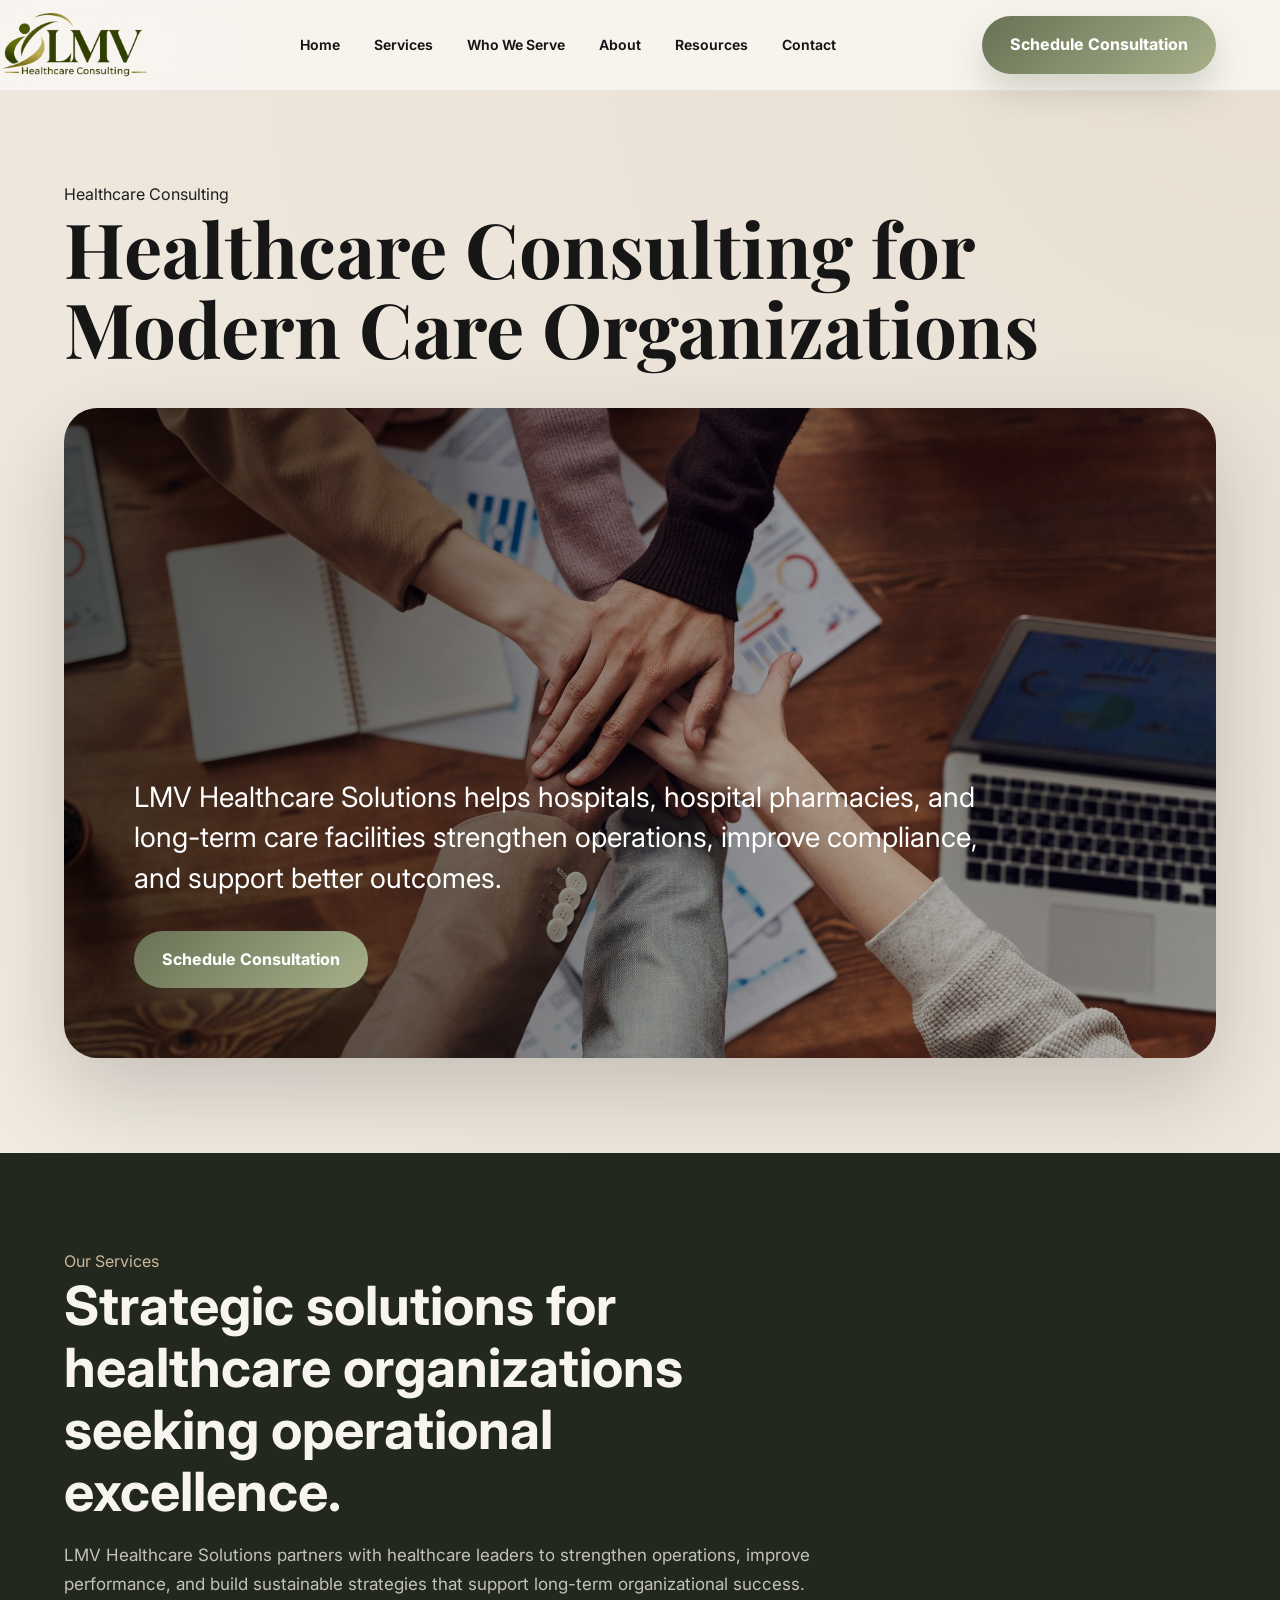
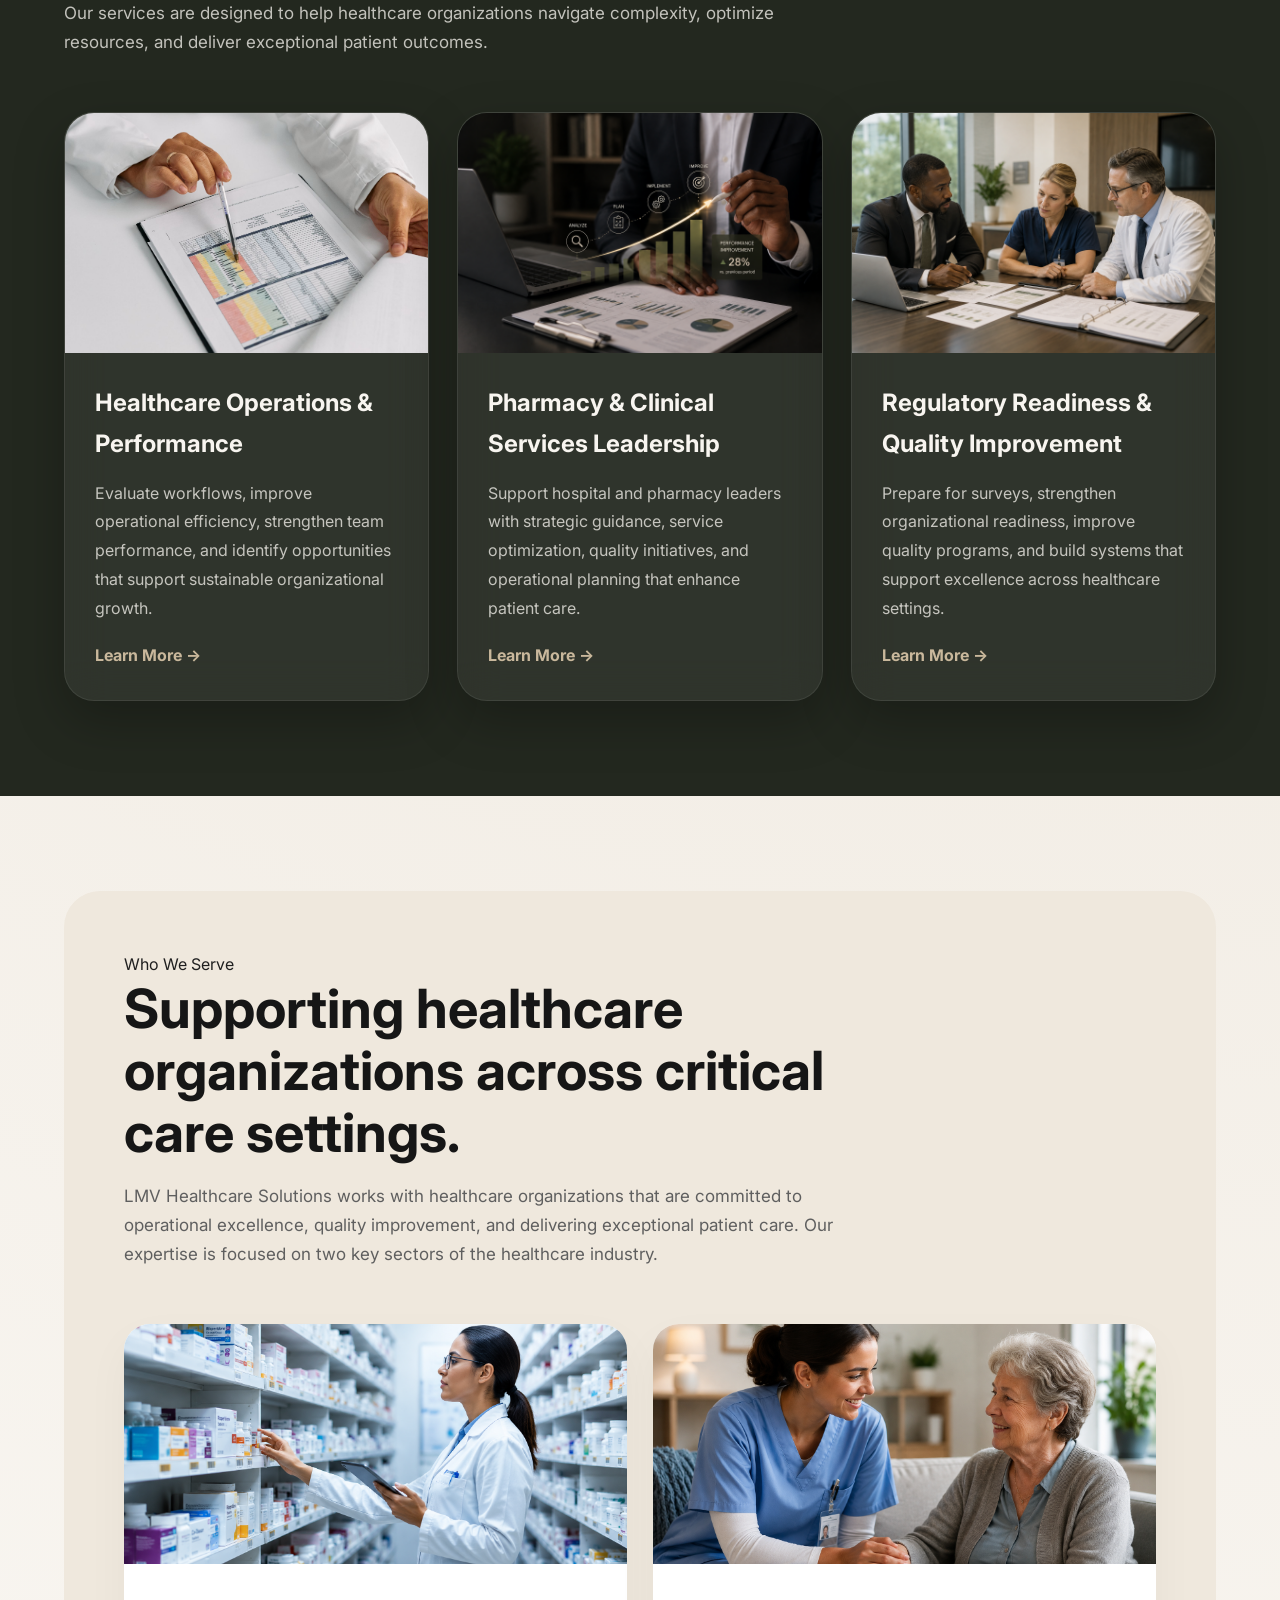
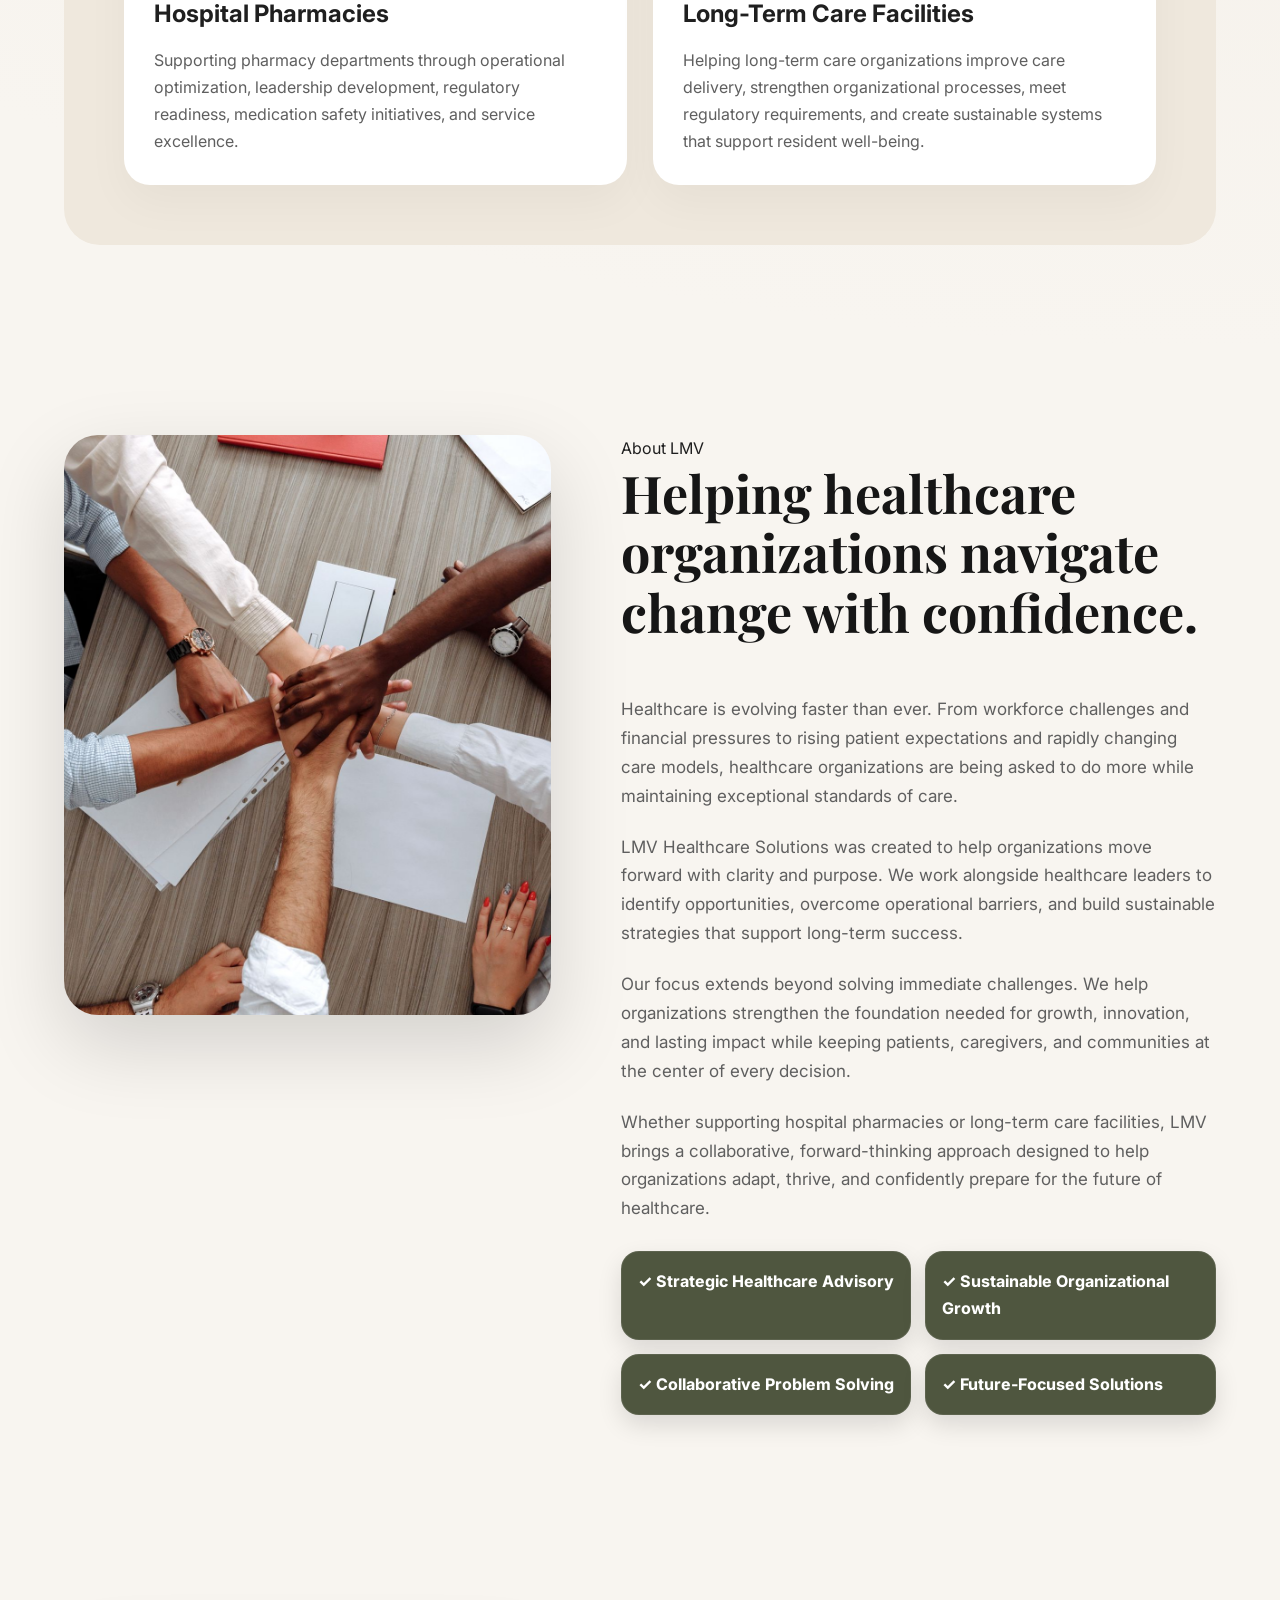
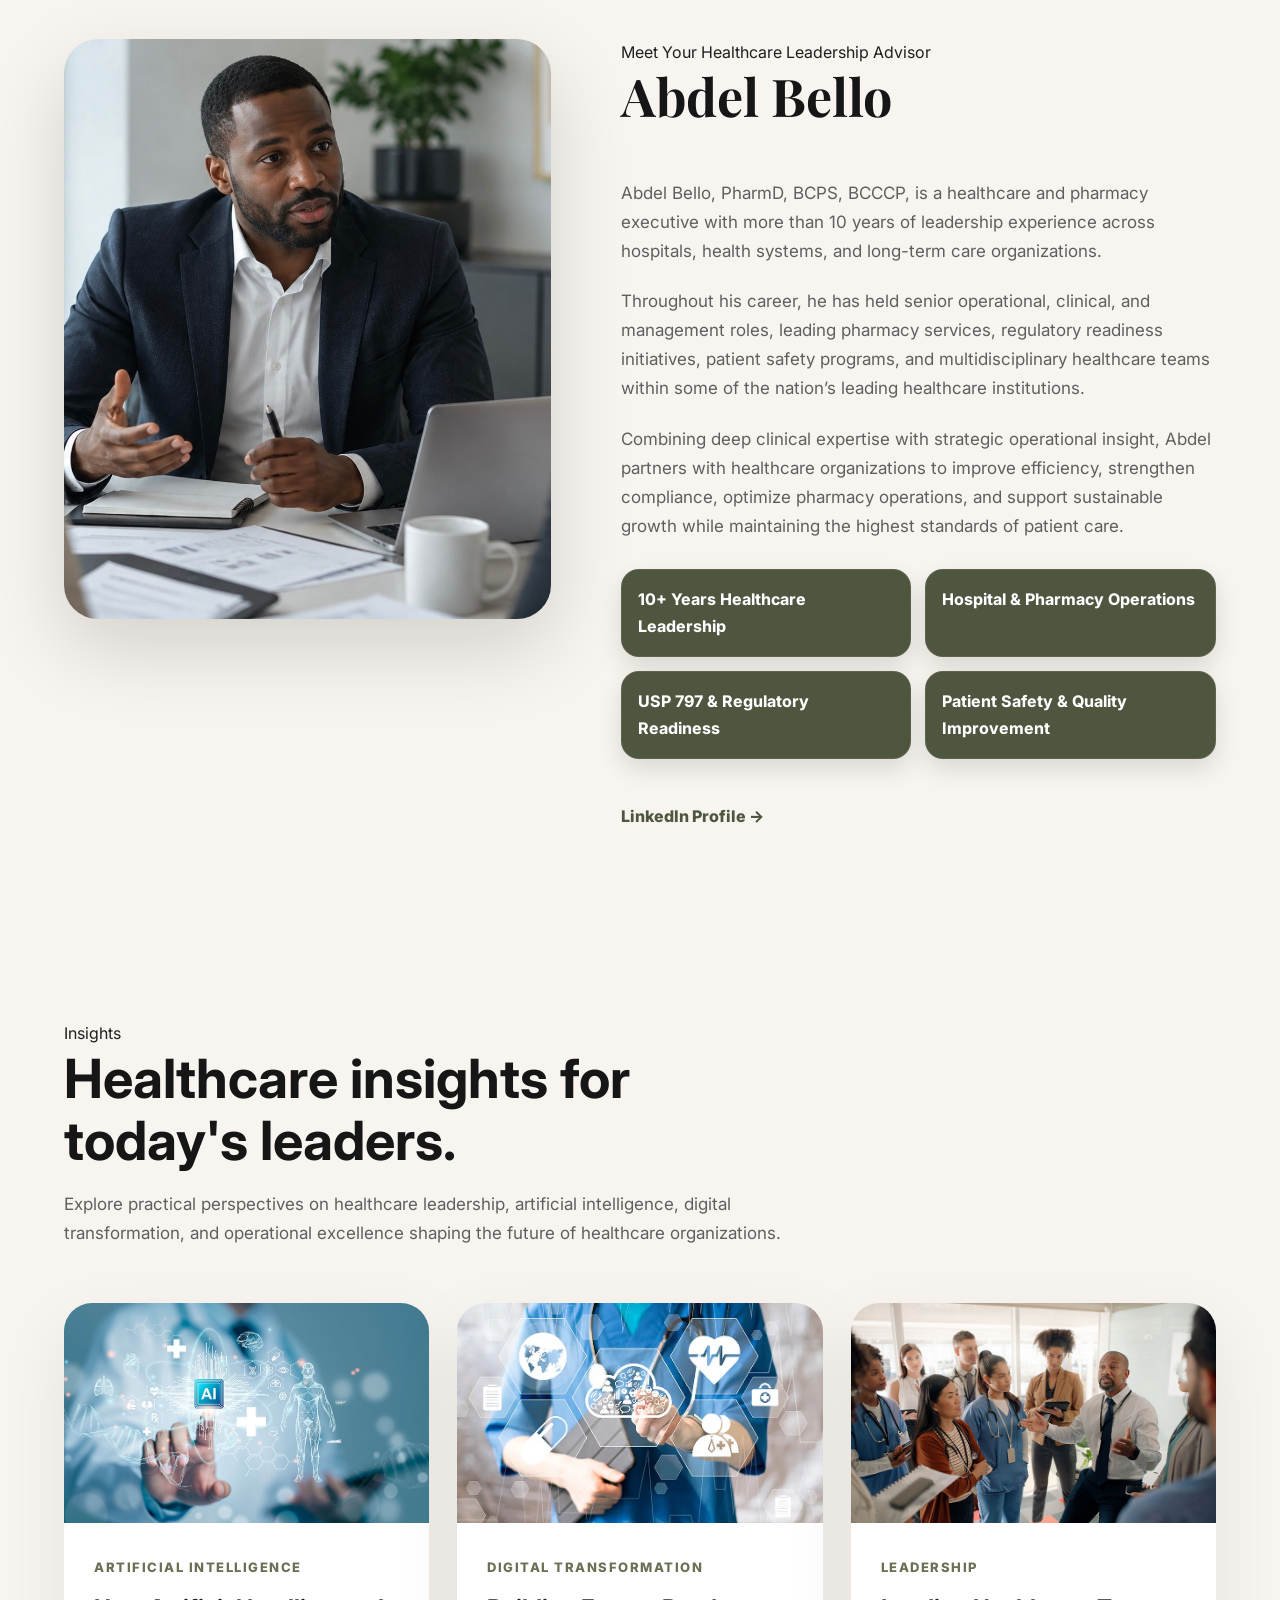
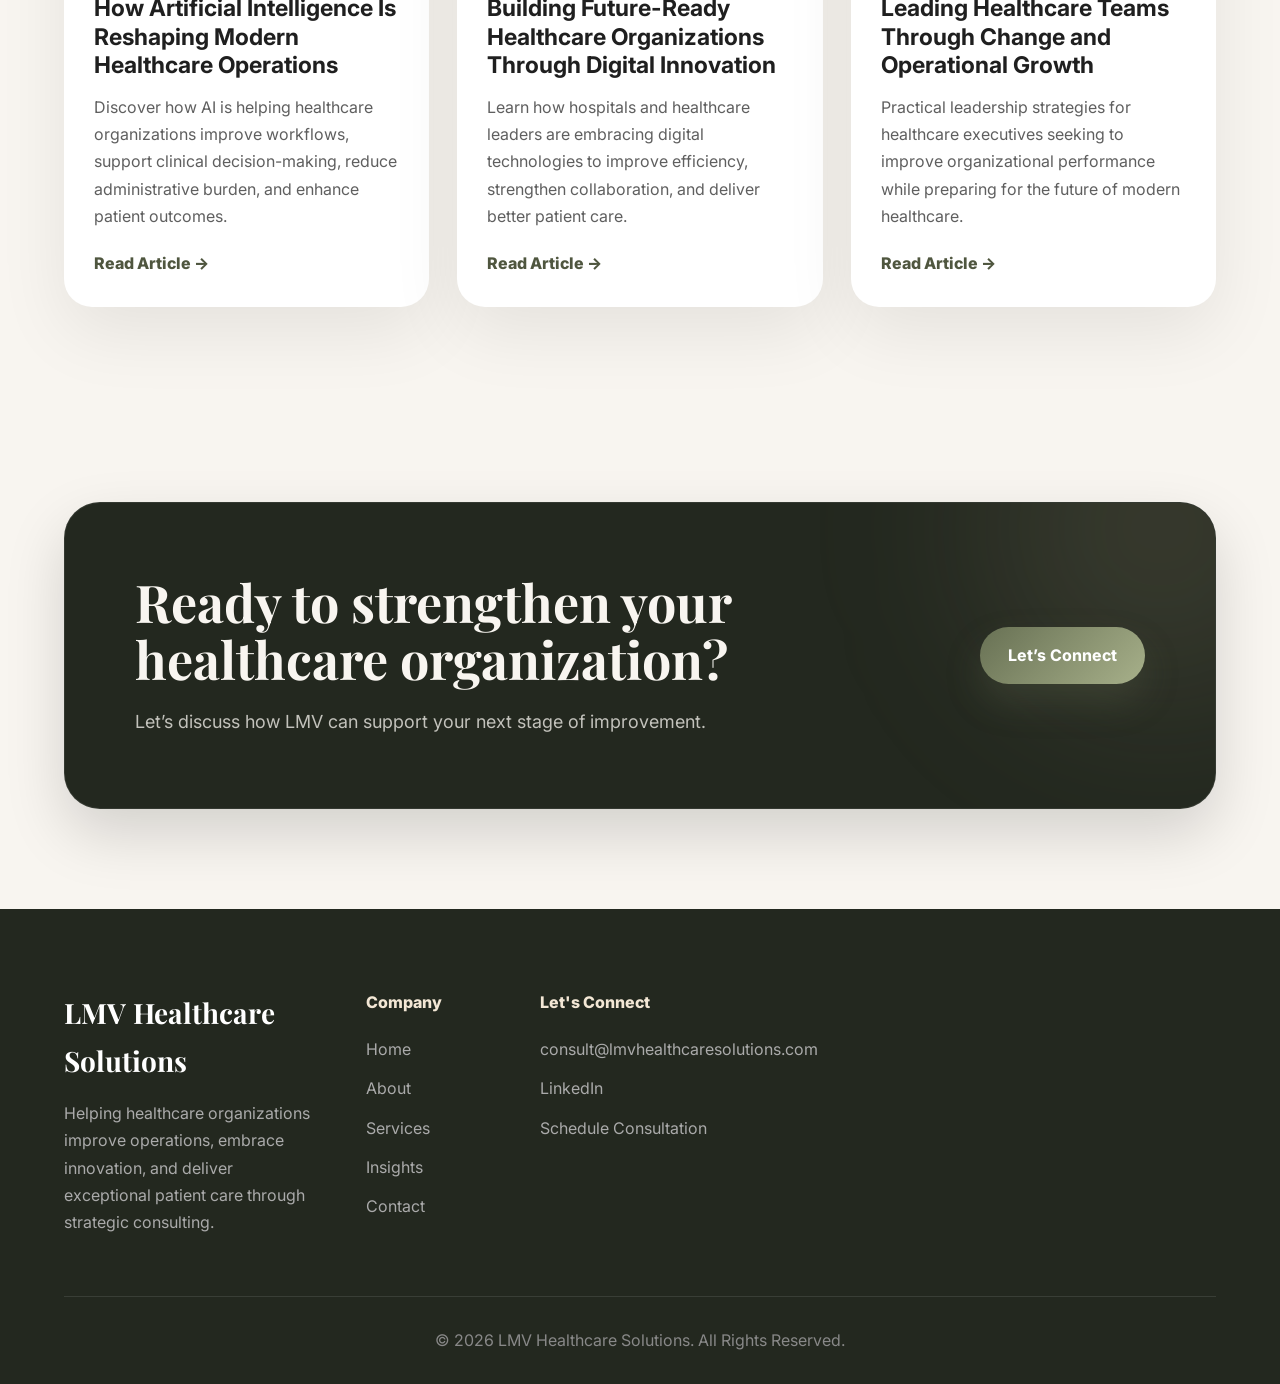
<file: index.html>
<!DOCTYPE html>
<html lang="en">
<head>
  <meta charset="UTF-8">
  <meta name="viewport" content="width=device-width, initial-scale=1.0">
  <title>LMV Healthcare Solutions</title>

  <link rel="preconnect" href="https://fonts.googleapis.com">
  <link rel="preconnect" href="https://fonts.gstatic.com" crossorigin>
  <link href="https://fonts.googleapis.com/css2?family=Inter:wght@300;400;500;600;700;800&family=Playfair+Display:wght@600;700&display=swap" rel="stylesheet">

  <link rel="stylesheet" href="css/style.css">
</head>

<body>

<header>
  <div class="container navbar">
    <a href="#hero" class="logo">
  <img src="images/LMV Healthcare Consulting Logo4.png" alt="LMV Healthcare Solutions">
</a>

    <button class="menu-toggle" id="menuToggle">
    ☰
</button>

    
   <nav id="mobileMenu">
    <ul>
        <li><a href="#hero">Home</a></li>
        <li><a href="#services">Services</a></li>
        <li><a href="#industries">Who We Serve</a></li>
        <li><a href="#about">About</a></li>
        <li><a href="#resources">Resources</a></li>
        <li><a href="contact.html">Contact</a></li>
    </ul>
</nav>

    <a href="contact.html" class="nav-btn">Schedule Consultation</a>
  </div>
</header>

<section class="hero" id="hero">

  <div class="container hero-title">
    <div class="label">Healthcare Consulting</div>

    <h1>Healthcare Consulting for Modern Care Organizations</h1>
  </div>

  <div class="container hero-slider">

    <div class="hero-slide active">
      <img src="images/team1.jpg" alt="Healthcare consulting meeting">
    </div>

    <div class="hero-slide">
      <img src="images/team2.jpg" alt="Hospital leadership discussion">
    </div>

    <div class="hero-slide">
      <img src="images/team3.jpg" alt="Healthcare operations planning">
    </div>

    <div class="hero-overlay">
      <p>
        LMV Healthcare Solutions helps hospitals, hospital pharmacies, and long-term care facilities strengthen operations, improve compliance, and support better outcomes.
      </p>

      <div class="hero-actions">
        <a href="contact.html" class="btn">Schedule Consultation</a>
        
      </div>
    </div>

  </div>

</section>

<section class="section" id="services">
  <div class="container">

    <div class="section-head">
  <div class="label">Our Services</div>
  <h2>Strategic solutions for healthcare organizations seeking operational excellence.</h2>
  <p>
    LMV Healthcare Solutions partners with healthcare leaders to strengthen operations, improve performance, and build sustainable strategies that support long-term organizational success. Our services are designed to help healthcare organizations navigate complexity, optimize resources, and deliver exceptional patient outcomes.
  </p>
</div>
<div class="services">
  <div class="service-card">
<img src="images/service-1.jpg" alt="Healthcare Operations">
<div class="service-content">
  <h3>Healthcare Operations & Performance</h3>
  <p>
    Evaluate workflows, improve operational efficiency, strengthen team performance, and identify opportunities that support sustainable organizational growth.
  </p>
  <a href="contact.html" class="service-link">
    Learn More →
  </a>
</div>
  </div>
  <div class="service-card">
<img src="images/service-2.png" alt="Pharmacy Leadership">
<div class="service-content">
  <h3>Pharmacy & Clinical Services Leadership</h3>
  <p>
    Support hospital and pharmacy leaders with strategic guidance, service optimization, quality initiatives, and operational planning that enhance patient care.
  </p>
  <a href="contact.html" class="service-link">
    Learn More →
  </a>
</div>
  </div>
  <div class="service-card">
<img src="images/service-3.png" alt="Regulatory Readiness">
<div class="service-content">
  <h3>Regulatory Readiness & Quality Improvement</h3>
  <p>
    Prepare for surveys, strengthen organizational readiness, improve quality programs, and build systems that support excellence across healthcare settings.
  </p>
  <a href="contact.html" class="service-link">
    Learn More →
  </a>
</div>
  </div>
</div>
</section>

<section class="section" id="industries">
    <div class="container serve-wrap">

        <div class="section-head">
            <div class="label">Who We Serve</div>

            <h2>Supporting healthcare organizations across critical care settings.</h2>

            <p>
                LMV Healthcare Solutions works with healthcare organizations that are committed to operational excellence, quality improvement, and delivering exceptional patient care. Our expertise is focused on two key sectors of the healthcare industry.
            </p>
        </div>

        <div class="industries">

            <div class="industry">
                <img src="images/pharmacy.jpg" alt="Hospital Pharmacy">

                <div class="industry-content">
                    <h3>Hospital Pharmacies</h3>

                    <p>
                        Supporting pharmacy departments through operational optimization, leadership development, regulatory readiness, medication safety initiatives, and service excellence.
                    </p>
                </div>
            </div>

            <div class="industry">
                <img src="images/longtermcare.jpg" alt="Long-Term Care Facilities">

                <div class="industry-content">
                    <h3>Long-Term Care Facilities</h3>

                    <p>
                        Helping long-term care organizations improve care delivery, strengthen organizational processes, meet regulatory requirements, and create sustainable systems that support resident well-being.
                    </p>
                </div>
            </div>

        </div>
    </div>
</section> 

<section class="section" id="about">
  <div class="container profile-layout">

    <div class="profile-image">
      <img src="images/team4.jpg" alt="Healthcare consulting team discussion">
    </div>

    <div class="profile-heading">
      <div class="label">About LMV</div>
      <h2>Helping healthcare organizations navigate change with confidence.</h2>
    </div>

    <div class="profile-body">
      <p>
        Healthcare is evolving faster than ever. From workforce challenges and financial pressures to rising patient expectations and rapidly changing care models, healthcare organizations are being asked to do more while maintaining exceptional standards of care.
      </p>

      <p>
        LMV Healthcare Solutions was created to help organizations move forward with clarity and purpose. We work alongside healthcare leaders to identify opportunities, overcome operational barriers, and build sustainable strategies that support long-term success.
      </p>

      <p>
        Our focus extends beyond solving immediate challenges. We help organizations strengthen the foundation needed for growth, innovation, and lasting impact while keeping patients, caregivers, and communities at the center of every decision.
      </p>

      <p>
        Whether supporting hospital pharmacies or long-term care facilities, LMV brings a collaborative, forward-thinking approach designed to help organizations adapt, thrive, and confidently prepare for the future of healthcare.
      </p>

      <div class="checks">
        <div class="check">✓ Strategic Healthcare Advisory</div>
        <div class="check">✓ Sustainable Organizational Growth</div>
        <div class="check">✓ Collaborative Problem Solving</div>
        <div class="check">✓ Future-Focused Solutions</div>
      </div>
    </div>

  </div>
</section>

<section class="section consultant" id="consultant">
  <div class="container profile-layout">

    <div class="profile-image">
      <img src="images/hero-home.jpg" alt="Abdel Bello, healthcare consultant">
    </div>

    <div class="profile-heading">
      <div class="label">Meet Your Healthcare Leadership Advisor</div>
      <h2>Abdel Bello</h2>
    </div>

    <div class="profile-body">
      <p>
        Abdel Bello, PharmD, BCPS, BCCCP, is a healthcare and pharmacy executive with more than 10 years of leadership experience across hospitals, health systems, and long-term care organizations.
      </p>

      <p>
        Throughout his career, he has held senior operational, clinical, and management roles, leading pharmacy services, regulatory readiness initiatives, patient safety programs, and multidisciplinary healthcare teams within some of the nation’s leading healthcare institutions.
      </p>

      <p>
        Combining deep clinical expertise with strategic operational insight, Abdel partners with healthcare organizations to improve efficiency, strengthen compliance, optimize pharmacy operations, and support sustainable growth while maintaining the highest standards of patient care.
      </p>

      <div class="checks">
        <div class="check">10+ Years Healthcare Leadership</div>
        <div class="check">Hospital & Pharmacy Operations</div>
        <div class="check">USP 797 & Regulatory Readiness</div>
        <div class="check">Patient Safety & Quality Improvement</div>
      </div>

      <a href="https://www.linkedin.com/in/abdel-bello-rph-pharmd-bcps-bcccp-cph-ab47a1170?trk=contact-info" target="_blank" class="linkedin-link">
        LinkedIn Profile →
      </a>
    </div>

  </div>
</section>

<section class="section" id="resources">
  <div class="container">

    <div class="section-head">
      <div class="label">Insights</div>

      <h2>Healthcare insights for today's leaders.</h2>

      <p>
        Explore practical perspectives on healthcare leadership, artificial intelligence, digital transformation, and operational excellence shaping the future of healthcare organizations.
      </p>
    </div>

    <div class="resources-grid">

      <a href="article-1.html" class="resource-card">
        <img src="images/article-1.jpg" alt="Artificial Intelligence in Healthcare">

        <div class="resource-content">

          <span>Artificial Intelligence</span>

          <h3>How Artificial Intelligence Is Reshaping Modern Healthcare Operations</h3>

          <p>
            Discover how AI is helping healthcare organizations improve workflows, support clinical decision-making, reduce administrative burden, and enhance patient outcomes.
          </p>

          <div class="read-more">
            Read Article →
          </div>

        </div>
      </a>


      <a href="article-2.html" class="resource-card">

        <img src="images/article-2.jpg" alt="Digital Healthcare">

        <div class="resource-content">

          <span>Digital Transformation</span>

          <h3>Building Future-Ready Healthcare Organizations Through Digital Innovation</h3>

          <p>
            Learn how hospitals and healthcare leaders are embracing digital technologies to improve efficiency, strengthen collaboration, and deliver better patient care.
          </p>

          <div class="read-more">
            Read Article →
          </div>

        </div>
      </a>


      <a href="article-3.html" class="resource-card">

        <img src="images/article-3.jpg" alt="Healthcare Leadership">

        <div class="resource-content">

          <span>Leadership</span>

          <h3>Leading Healthcare Teams Through Change and Operational Growth</h3>

          <p>
            Practical leadership strategies for healthcare executives seeking to improve organizational performance while preparing for the future of modern healthcare.
          </p>

          <div class="read-more">
            Read Article →
          </div>

        </div>
      </a>

    </div>

  </div>
</section>

<section class="cta">
  <div class="container">

    <div class="cta-box">
      <div>
        <h2>Ready to strengthen your healthcare organization?</h2>
        <p>
          Let’s discuss how LMV can support your next stage of improvement.
        </p>
      </div>

      <a href="contact.html" class="btn">Let’s Connect</a>
    </div>

  </div>
</section>

<footer>
  <div class="container">

    <div class="footer-grid">

      <div class="footer-brand">
        <h3>LMV Healthcare Solutions</h3>

        <p>
          Helping healthcare organizations improve operations, embrace innovation, and deliver exceptional patient care through strategic consulting.
        </p>
      </div>

      <div>
        <div class="footer-title">Company</div>

        <a href="#hero">Home</a>
        <a href="#about">About</a>
        <a href="#services">Services</a>
        <a href="#resources">Insights</a>
        <a href="contact.html">Contact</a>
      </div>

      <div>
        <div class="footer-title">Let's Connect</div>

        <a href="mailto:info@lmvhealthcare.com">
          consult@lmvhealthcaresolutions.com
        </a>

        <a href="https://www.linkedin.com/in/abdel-bello-rph-pharmd-bcps-bcccp-cph-ab47a1170/" target="_blank">
          LinkedIn
        </a>

        <a href="contact.html">
          Schedule Consultation
        </a>
      </div>

    </div>

    <div class="footer-bottom">
      © 2026 LMV Healthcare Solutions. All Rights Reserved.
    </div>

  </div>
</footer>

<script src="js/main.js"></script>

</body>
</html>
</file>
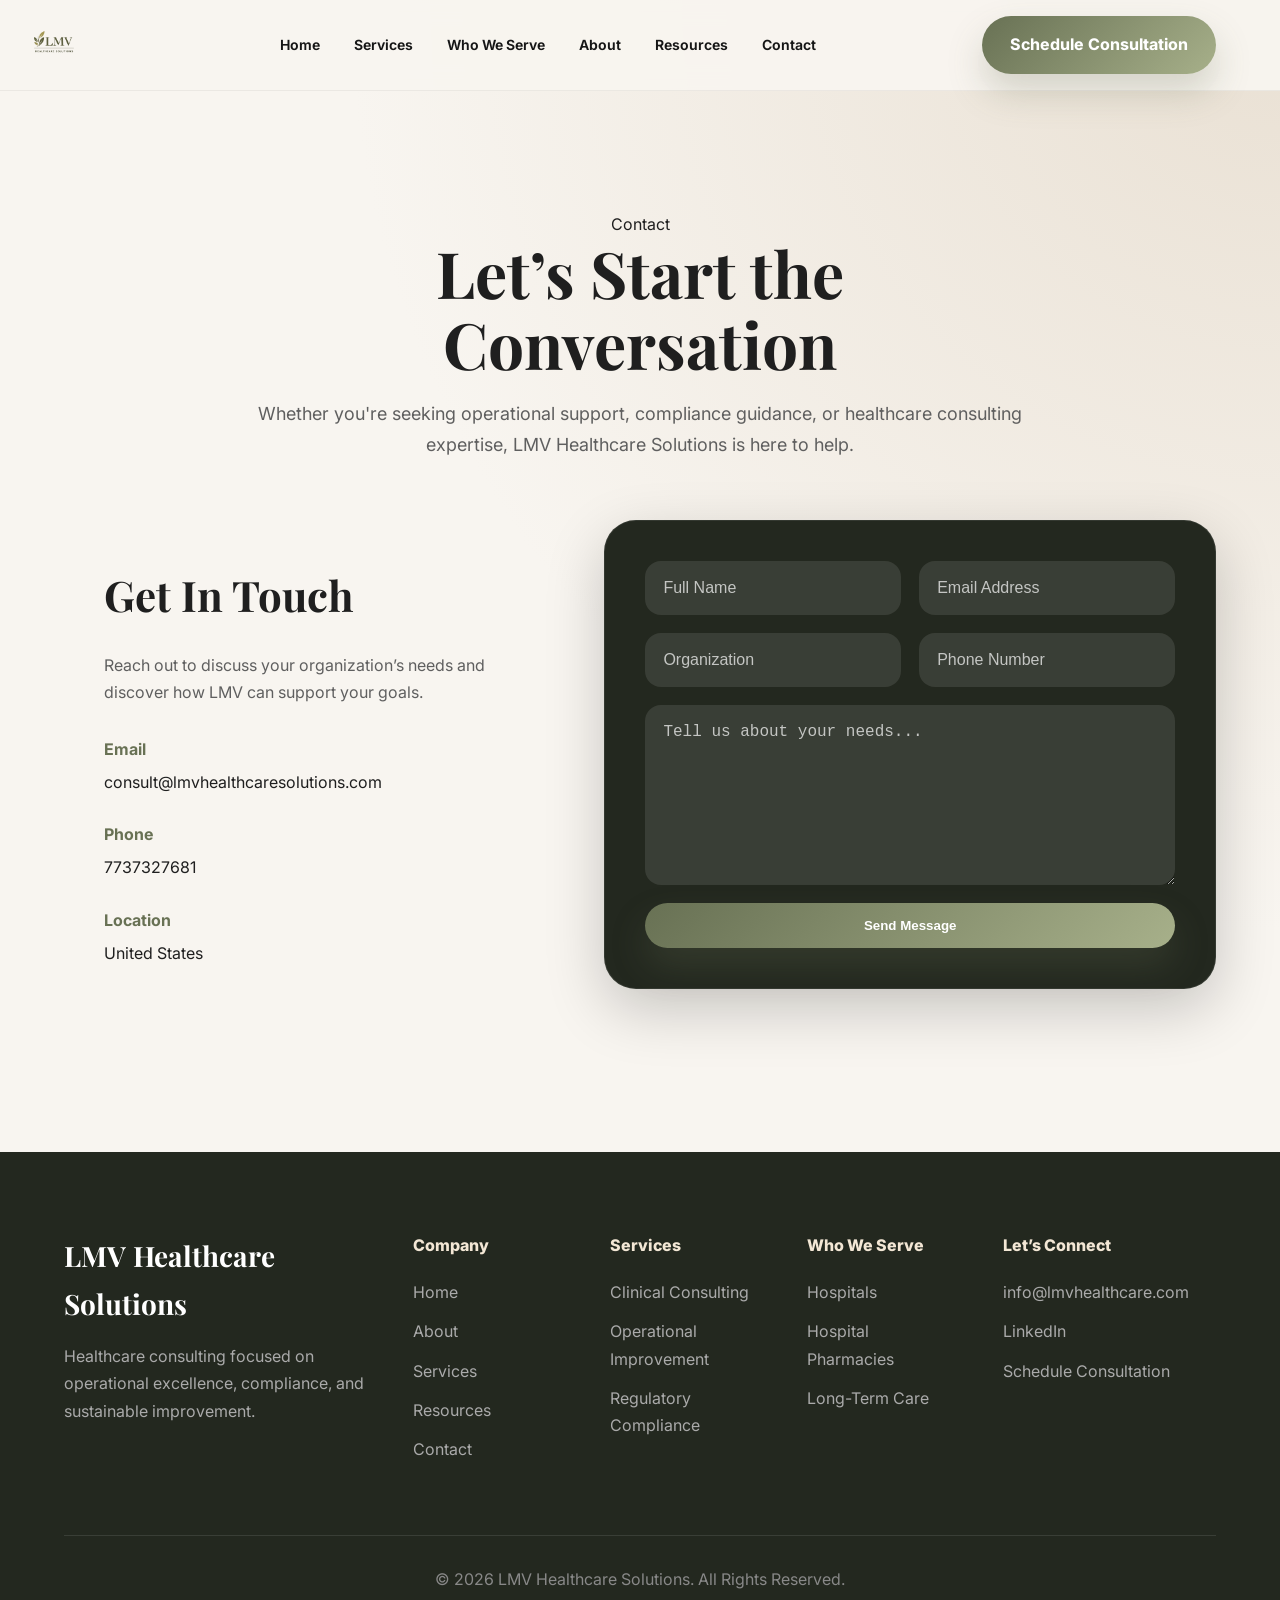
<file: contact.html>
<!DOCTYPE html>
<html lang="en">
<head>
  <meta charset="UTF-8">
  <meta name="viewport" content="width=device-width, initial-scale=1.0">
  <title>Contact | LMV Healthcare Solutions</title>

  <link rel="preconnect" href="https://fonts.googleapis.com">
  <link rel="preconnect" href="https://fonts.gstatic.com" crossorigin>
  <link href="https://fonts.googleapis.com/css2?family=Inter:wght@300;400;500;600;700;800&family=Playfair+Display:wght@600;700&display=swap" rel="stylesheet">

  <link rel="stylesheet" href="css/style.css">
</head>

<body>

<header>
  <div class="container navbar">

    <a href="index.html#hero" class="logo">
      <img src="images/logo.png" alt="LMV Healthcare Solutions">
    </a>

    <button class="menu-toggle" id="menuToggle">
      ☰
    </button>

    <nav id="mobileMenu">
      <ul>
        <li><a href="index.html#hero">Home</a></li>
        <li><a href="index.html#services">Services</a></li>
        <li><a href="index.html#industries">Who We Serve</a></li>
        <li><a href="index.html#about">About</a></li>
        <li><a href="index.html#resources">Resources</a></li>
        <li><a href="contact.html">Contact</a></li>
      </ul>
    </nav>

    <a href="contact.html" class="nav-btn">Schedule Consultation</a>

  </div>
</header>

<section class="contact-page">

  <div class="container">

    <div class="contact-hero">
      <div class="label">Contact</div>

      <h1>Let’s Start the Conversation</h1>

      <p>
        Whether you're seeking operational support, compliance guidance,
        or healthcare consulting expertise, LMV Healthcare Solutions is here to help.
      </p>
    </div>

    <div class="contact-wrapper">

      <div class="contact-details">

        <h2>Get In Touch</h2>

        <p>
          Reach out to discuss your organization’s needs and discover how LMV can support your goals.
        </p>

        <div class="contact-item">
          <strong>Email</strong>
          <span>consult@lmvhealthcaresolutions.com</span>
        </div>

        <div class="contact-item">
          <strong>Phone</strong>
          <span>7737327681</span>
        </div>

        <div class="contact-item">
          <strong>Location</strong>
          <span>United States</span>
        </div>

      </div>

      <form id="contactForm" class="glass-form">

        <input type="text" name="name" placeholder="Full Name" required>

        <input type="email" name="email" placeholder="Email Address" required>

        <input type="text" name="organization" placeholder="Organization">

        <input type="text" name="phone" placeholder="Phone Number">

        <textarea name="message" placeholder="Tell us about your needs..." required></textarea>

        <button type="submit" class="btn">
          Send Message
        </button>

      </form>

    </div>

  </div>

</section>

<footer>
  <div class="container">

    <div class="footer-grid">

      <div class="footer-brand">
        <h3>LMV Healthcare Solutions</h3>
        <p>
          Healthcare consulting focused on operational excellence, compliance, and sustainable improvement.
        </p>
      </div>

      <div>
        <div class="footer-title">Company</div>
        <a href="index.html#hero">Home</a>
        <a href="index.html#about">About</a>
        <a href="index.html#services">Services</a>
        <a href="index.html#resources">Resources</a>
        <a href="contact.html">Contact</a>
      </div>

      <div>
        <div class="footer-title">Services</div>
        <a href="index.html#services">Clinical Consulting</a>
        <a href="index.html#services">Operational Improvement</a>
        <a href="index.html#services">Regulatory Compliance</a>
      </div>

      <div>
        <div class="footer-title">Who We Serve</div>
        <a href="index.html#industries">Hospitals</a>
        <a href="index.html#industries">Hospital Pharmacies</a>
        <a href="index.html#industries">Long-Term Care</a>
      </div>

      <div>
        <div class="footer-title">Let’s Connect</div>
        <a href="mailto:info@lmvhealthcare.com">info@lmvhealthcare.com</a>
        <a href="#">LinkedIn</a>
        <a href="contact.html">Schedule Consultation</a>
      </div>

    </div>

    <div class="footer-bottom">
      © 2026 LMV Healthcare Solutions. All Rights Reserved.
    </div>

  </div>
</footer>

<script src="js/main.js"></script>
<script src="js/contact.js"></script>

</body>
</html>
</file>
<file: css/style.css>
/* ===============================
   LMV Healthcare Solutions
   Premium One-Page Website Style
   Cream / Olive / Charcoal Theme
================================= */

* {
  margin: 0;
  padding: 0;
  box-sizing: border-box;
}

:root {
  --cream: #f8f5f0;
  --cream-2: #efe8dd;
  --cream-3: #e6ddcf;
  --white: #ffffff;
  --charcoal: #161616;
  --charcoal-2: #242424;
  --text: #1f1f1f;
  --muted: #5f5f5f;
  --olive: #687154;
  --olive-dark: #4f563f;
  --olive-light: #a7b08a;
  --brown: #75624f;
  --border: rgba(30, 30, 30, 0.08);
  --glass: rgba(255, 255, 255, 0.55);
  --shadow: 0 25px 70px rgba(0, 0, 0, 0.08);
  --shadow-hover: 0 35px 90px rgba(0, 0, 0, 0.14);
}

html {
  scroll-behavior: smooth;
}

body {
  font-family: "Inter", sans-serif;
  background: radial-gradient(circle at top right, #e9e0d3, var(--cream) 45%);
  color: var(--text);
  line-height: 1.7;
  overflow-x: hidden;
}

img {
  max-width: 100%;
  display: block;
}

a {
  text-decoration: none;
  color: inherit;
}

.container {
  width: min(1200px, 90%);
  margin: auto;
}

/* HEADER */

header{
  position:sticky;
  top:0;
  z-index:1000;
  background:rgba(248,245,240,.95);
  backdrop-filter:blur(12px);
  border-bottom:1px solid rgba(0,0,0,.05);
}

.navbar{
  height:90px;
  display:flex;
  justify-content:space-between;
  align-items:center;
}


.logo {
  font-family: "Playfair Display", serif;
  font-size: 30px;
  font-weight: 700;
  color: var(--charcoal);
}

.logo img {
  height: 80px;
  width: auto;
  display: block;
}

.logo{
    margin-left:-70px;
}

.menu-toggle{
    display:none;
}

nav ul {
  display: flex;
  gap: 34px;
  list-style: none;
}

nav a {
  font-size: 14px;
  font-weight: 650;
  color: var(--charcoal);
  transition: 0.3s ease;
}

nav a:hover {
  color: var(--olive);
}

.nav-btn,
.btn {
  background: linear-gradient(135deg, var(--olive), var(--olive-light));
  color: white;
  padding: 15px 28px;
  border-radius: 50px;
  font-weight: 750;
  display: inline-block;
  border: none;
  cursor: pointer;
  box-shadow: 0 18px 35px rgba(104, 113, 84, 0.25);
  transition: 0.35s ease;
}

.nav-btn:hover,
.btn:hover {
  transform: translateY(-4px);
  box-shadow: 0 25px 55px rgba(104, 113, 84, 0.38);
}

.btn-outline {
  padding: 15px 28px;
  border-radius: 50px;
  font-weight: 750;
  background: rgba(255, 255, 255, 0.58);
  backdrop-filter: blur(16px);
  border: 1px solid rgba(255, 255, 255, 0.8);
  transition: 0.35s ease;
}

.btn-outline:hover {
  transform: translateY(-4px);
  background: white;
}

/* HERO */

.hero {
  padding: 90px 0 95px;
}

.hero-title {
  margin-bottom: 40px;
}

.hero h1 {
  font-family: "Playfair Display", serif;
  font-size: 76px;
  line-height: 1.05;
  color: var(--charcoal);
  max-width: 1000px;
}

.hero-slider {
  position: relative;
  height: 650px;
  border-radius: 34px;
  overflow: hidden;
  box-shadow: 0 35px 90px rgba(0, 0, 0, 0.18);
}

.hero-slide {
  position: absolute;
  inset: 0;
  opacity: 0;
  transition: opacity 1.2s ease;
}

.hero-slide.active {
  opacity: 1;
}

.hero-slide img {
  width: 100%;
  height: 100%;
  object-fit: cover;
}

.hero-overlay {
  position: absolute;
  inset: 0;
  z-index: 3;
  background: linear-gradient(
    90deg,
    rgba(0,0,0,0.70),
    rgba(0,0,0,0.35),
    rgba(0,0,0,0.15)
  );
  display: flex;
  flex-direction: column;
  justify-content: flex-end;
  padding: 70px;
}

.hero-overlay p {
  color: #ffffff;
  font-size: 28px;
  line-height: 1.45;
  max-width: 850px;
  margin-bottom: 32px;
}

.hero-outline {
  color: #ffffff;
  background: rgba(255,255,255,0.18);
  border: 1px solid rgba(255,255,255,0.4);
}



/* SECTIONS */

.section {
  padding: 95px 0;
  scroll-margin-top: 130px;
}

.section-head {
  max-width: 760px;
  margin-bottom: 55px;
}

.section h2 {
  font-size: 54px;
  line-height: 1.15;
  margin-bottom: 18px;
  color: var(--charcoal);
}

.section-head p {
  color: var(--muted);
  font-size: 17px;
}

/* SERVICES */

/* SERVICES */

#services{
  background:#23281f;
  position:relative;
}

#services .label{
  color:#c9b89c;
}

#services h2{
  color:#f8f5f0;
}

#services .section-head p{
  color:rgba(248,245,240,0.75);
}

.services{
  display:grid;
  grid-template-columns:repeat(3,1fr);
  gap:28px;
}

.service-card{
  background:rgba(255,255,255,0.06);
  backdrop-filter:blur(20px);
  -webkit-backdrop-filter:blur(20px);
  border:1px solid rgba(255,255,255,0.08);
  border-radius:30px;
  overflow:hidden;
  transition:all .4s ease;
  box-shadow:0 20px 50px rgba(0,0,0,0.25);
}

.service-card:hover{
  transform:translateY(-10px);
  border-color:rgba(201,184,156,0.25);
  box-shadow:0 35px 80px rgba(0,0,0,0.35);
}

.service-card img{
  width:100%;
  height:240px;
  object-fit:cover;
}

.service-content{
  padding:30px;
}

.service-card h3{
  color:#f8f5f0;
  font-size:24px;
  margin-bottom:14px;
}

.service-card p{
  color:rgba(248,245,240,0.75);
  line-height:1.8;
}

.service-link{
  display:inline-flex;
  align-items:center;
  gap:8px;
  margin-top:20px;
  color:#c9b89c;
  font-weight:700;
  transition:.3s;
}

.service-link:hover{
  color:#ffffff;
}

.contact-page{
    padding:120px 0;
}

.contact-hero{
    max-width:800px;
    margin:0 auto 60px;
    text-align:center;
}

.contact-hero h1{
    font-family:"Playfair Display", serif;
    font-size:64px;
    line-height:1.1;
    margin-bottom:20px;
}

.contact-hero p{
    color:var(--muted);
    font-size:18px;
}

.contact-wrapper{
    display:grid;
    grid-template-columns:0.9fr 1.1fr;
    gap:40px;
    align-items:start;
}

.contact-details{
    padding:40px;
}

.contact-details h2{
    font-family:"Playfair Display", serif;
    font-size:42px;
    margin-bottom:20px;
}

.contact-details p{
    color:var(--muted);
    margin-bottom:30px;
}

.contact-item{
    margin-bottom:25px;
}

.contact-item strong{
    display:block;
    margin-bottom:6px;
    color:var(--olive);
}

.glass-form{
    background:var(--olive-dark);
    border:1px solid rgba(255,255,255,.08);
    border-radius:32px;
    padding:40px;
    box-shadow:0 20px 60px rgba(0,0,0,.20);
}

.glass-form{
    background:#23281f;
    padding:40px;
    border-radius:32px;
    display:grid;
    grid-template-columns:1fr 1fr;
    gap:18px;
    box-shadow:0 20px 60px rgba(0,0,0,.20);
}

.glass-form input,
.glass-form textarea{
    width:100%;
    padding:18px;
    border:none;
    outline:none;
    border-radius:16px;
    background:rgba(255,255,255,.10);
    color:#fff;
    font-size:16px;
}

.glass-form textarea{
    grid-column:1 / -1;
    min-height:180px;
    resize:vertical;
}

.glass-form button{
    grid-column:1 / -1;
}

.glass-form input::placeholder,
.glass-form textarea::placeholder{
    color:rgba(255,255,255,.65);
}

.glass-form input::placeholder,
.glass-form textarea::placeholder{
    color:rgba(255,255,255,.70);
}

.glass-form textarea{
    min-height:180px;
    resize:vertical;
}

.glass-form input:focus,
.glass-form textarea:focus{
    box-shadow:
    0 0 0 2px rgba(104,113,84,.25);
}

.glass-form button{
    width:100%;
}


@media(max-width:900px){

  .services{
    display:flex;
    overflow-x:auto;
    gap:20px;
    scroll-snap-type:x mandatory;
    padding-bottom:10px;
  }

  .services::-webkit-scrollbar{
    display:none;
  }

  .service-card{
    min-width:85%;
    scroll-snap-align:start;
  }

  .service-card img{
    height:220px;
  }
}


/* WHO WE SERVE */

.serve-wrap {
  background: var(--cream-2);
  border-radius: 36px;
  padding: 60px;
}

.industries {
  display: grid;
 grid-template-columns: repeat(2, 1fr);
  gap: 26px;
}

.industry {
  background: white;
  border-radius: 26px;
  padding: 42px;
  transition: 0.35s ease;
  box-shadow: 0 18px 45px rgba(0, 0, 0, 0.04);
}

.industry:hover {
  transform: translateY(-8px);
  box-shadow: 0 28px 70px rgba(0, 0, 0, 0.1);
}

.industry{
  overflow:hidden;
  padding:0;
}

.industry img{
  width:100%;
  height:240px;
  object-fit:cover;
}

.industry-content{
  padding:30px;
}

.icon {
  font-size: 38px;
  margin-bottom: 18px;
}

.industry h3 {
  font-size: 24px;
  margin-bottom: 12px;
}

.industry p {
  color: var(--muted);
}



/* ABOUT + CONSULTANT SHARED LAYOUT */

.profile-layout{
  display:grid;
  grid-template-columns:0.9fr 1.1fr;
  grid-template-areas:
    "image heading"
    "image body";
  gap:35px 70px;
  align-items:start;
}

.profile-image{
  grid-area:image;
}

.profile-image img{
  width:100%;
  height:580px;
  object-fit:cover;
  border-radius:34px;
  box-shadow:0 30px 80px rgba(0,0,0,.15);
}

.profile-heading{
  grid-area:heading;
}

.profile-heading h2{
  font-family:"Playfair Display", serif;
  font-size:52px;
  line-height:1.15;
  color:var(--charcoal);
}

.profile-body{
  grid-area:body;
}

.profile-body p{
  color:var(--muted);
  margin-bottom:22px;
  font-size:17px;
}

.consultant{
  background:var(--cream);
}



/* ABOUT */

.about-grid {
  max-width: 900px;
  margin: auto;
  display: block;
}

.about-img img {
  width: 100%;
  height: 580px;
  object-fit: cover;
  border-radius: 34px;
  box-shadow: 0 30px 80px rgba(0, 0, 0, 0.15);
}

.about-img{
    margin-bottom:40px;
}

.about-content h2 {
  font-size: 52px;
  line-height: 1.15;
  margin-bottom: 24px;
}

.about-content p {
  color: var(--muted);
  margin-bottom: 22px;
}

.checks {
  display: grid;
  grid-template-columns: 1fr 1fr;
  gap: 14px;
  margin: 28px 0 34px;
}

.check {
  background: var(--olive-dark);
  color: #ffffff;
  border-radius: 18px;
  padding: 16px;
  font-weight: 750;
  border: 1px solid rgba(255,255,255,0.08);
  box-shadow: 0 10px 25px rgba(0,0,0,0.12);
}



/* CONSULTANT */

.consultant{
  background:var(--cream);
}

.consultant-grid{
  display:grid;
  grid-template-columns:.9fr 1.1fr;
  gap:70px;
  align-items:center;
}

.consultant-image img{
  width:100%;
  height:560px;
  object-fit:cover;
  border-radius:34px;
  box-shadow:0 30px 80px rgba(0,0,0,.14);
}

.consultant-content h2{
  font-family:"Playfair Display", serif;
  font-size:48px;
  line-height:1.15;
  margin-bottom:24px;
  color:var(--charcoal);
}

.consultant-content p{
  color:var(--muted);
  margin-bottom:22px;
  font-size:17px;
}

.linkedin-link{
  display:inline-block;
  margin-top:10px;
  color:var(--olive-dark);
  font-weight:800;
}

/* RESOURCES */

.resources-grid {
  display: grid;
  grid-template-columns: repeat(3, 1fr);
  gap: 28px;
}

.resource-card {
  background: white;
  border-radius: 28px;
  overflow: hidden;
  box-shadow: var(--shadow);
  transition: 0.35s ease;
}

.resource-card:hover {
  transform: translateY(-10px);
  box-shadow: var(--shadow-hover);
}

.resource-card img {
  width: 100%;
  height: 220px;
  object-fit: cover;
}

.resource-content {
  padding: 30px;
}

.resource-content span {
  font-size: 13px;
  font-weight: 800;
  text-transform: uppercase;
  letter-spacing: 1.5px;
  color: var(--olive);
}

.resource-content h3 {
  font-size: 23px;
  line-height: 1.25;
  margin: 14px 0;
}

.resource-content p {
  color: var(--muted);
  margin-bottom: 20px;
}

.read-more {
  color: var(--olive-dark);
  font-weight: 800;
}





/* CONTACT */

.contact-section {
  background: var(--cream-2);
  border-radius: 36px;
  padding: 65px;
}

.contact-grid {
  display: grid;
  grid-template-columns: 0.9fr 1.1fr;
  gap: 60px;
  align-items: start;
}

.contact-info h2 {
  font-family: "Playfair Display", serif;
  font-size: 48px;
  line-height: 1.15;
  margin-bottom: 20px;
}

.contact-info p {
  color: var(--muted);
  margin-bottom: 24px;
}

.contact-detail {
  margin-bottom: 14px;
  font-weight: 700;
}

.contact-form{
  background:#23281f;
  padding:35px;
  border-radius:28px;
  box-shadow:0 20px 60px rgba(0,0,0,.25);
}

.contact-form input,
.contact-form textarea{
  width:100%;
  padding:17px;
  border-radius:16px;
  border:none;
  margin-bottom:16px;
  font-family:Inter,sans-serif;
  font-size:15px;
  background:rgba(255,255,255,.08);
  color:#fff;
}

.contact-form input::placeholder,
.contact-form textarea::placeholder{
  color:rgba(255,255,255,.7);
}

.contact-form textarea {
  min-height: 140px;
  resize: vertical;
}

.contact-form input:focus,
.contact-form textarea:focus{
    outline:none;
    border-color:var(--olive);
    box-shadow:0 0 0 3px rgba(104,113,84,.20);
}




/* CTA */

.cta {
  padding: 100px 0;
  background: var(--cream);
}

.cta-box {
  background: #23281f;
  border: 1px solid rgba(255,255,255,0.08);
  border-radius: 36px;
  padding: 70px;
  display: flex;
  justify-content: space-between;
  align-items: center;
  gap: 40px;
  position: relative;
  overflow: hidden;
  box-shadow: 0 25px 60px rgba(0,0,0,0.15);
}

.cta-box::before {
  content: "";
  position: absolute;
  width: 350px;
  height: 350px;
  background: rgba(201,184,156,0.12);
  border-radius: 50%;
  filter: blur(90px);
  top: -150px;
  right: -120px;
}

.cta-box > * {
  position: relative;
  z-index: 2;
}

.cta-box h2 {
  font-family: "Playfair Display", serif;
  font-size: 52px;
  line-height: 1.1;
  color: #f8f5f0;
  margin-bottom: 18px;
  max-width: 700px;
}

.cta-box p {
  color: rgba(248,245,240,0.75);
  max-width: 600px;
  font-size: 18px;
  line-height: 1.8;
}

@media (max-width: 900px) {

  .cta-box {
    flex-direction: column;
    text-align: center;
    padding: 50px 30px;
  }

  .cta-box h2 {
    font-size: 38px;
  }

  .cta-box p {
    font-size: 16px;
  }
}




/* FOOTER */

footer {
  background: #23281f;
  color: white;
  padding: 80px 0 30px;
}

.footer-grid {
  display: grid;
  grid-template-columns: 2fr 1fr 1fr 1fr 1.4fr;
  gap: 45px;
}

.footer-brand h3 {
  font-family: "Playfair Display", serif;
  font-size: 28px;
  margin-bottom: 16px;
}

.footer-brand p {
  color: #aaa;
  max-width: 320px;
}

.footer-title {
  font-weight: 800;
  margin-bottom: 20px;
  color: #f3e7d5;
}

footer a {
  display: block;
  color: #aaa;
  margin-bottom: 12px;
  transition: 0.3s ease;
}

footer a:hover {
  color: white;
  transform: translateX(4px);
}

.footer-bottom {
  margin-top: 60px;
  padding-top: 30px;
  border-top: 1px solid rgba(255, 255, 255, 0.1);
  text-align: center;
  color: #888;
}

/* ARTICLE PAGES */

.article-hero {
  padding: 90px 0 50px;
}

.article-wrapper {
  max-width: 900px;
  margin: auto;
}

.article-hero h1 {
  font-family: "Playfair Display", serif;
  font-size: 58px;
  line-height: 1.12;
  margin-bottom: 20px;
}

.article-meta {
  color: var(--olive);
  font-weight: 800;
  margin-bottom: 25px;
}

.article-content {
  background: white;
  border-radius: 32px;
  padding: 55px;
  box-shadow: var(--shadow);
  margin-bottom: 80px;
}

.article-content h2 {
  font-family: "Playfair Display", serif;
  font-size: 36px;
  margin: 35px 0 15px;
}

.article-content p {
  color: var(--muted);
  margin-bottom: 18px;
}

.article-content ul {
  padding-left: 22px;
  color: var(--muted);
  margin-bottom: 22px;
}




/* MOBILE */


@media(max-width:900px){

   .logo {
    width: 180px;
    max-width: 65%;
    min-width: 0;
    margin: 0;
    padding: 0;
    transform: none;
}

.logo img {
    display: block;
    width: 100%;
    height: auto;
    max-width: 100%;
    object-fit: contain;
    margin: 0;
    transform: none;
}

    .menu-toggle{
        display:flex;
        align-items:center;
        justify-content:center;
        width:48px;
        height:48px;
        border:none;
        border-radius:14px;
        background:rgba(255,255,255,.6);
        backdrop-filter:blur(12px);
        font-size:24px;
        cursor:pointer;
    }

    .nav-btn{
        display:none;
    }

    nav{
        position:absolute;
        top:90px;
        left:20px;
        right:20px;

        background:rgba(255,255,255,.95);
        backdrop-filter:blur(20px);

        border-radius:24px;

        padding:25px;

        display:none;
    }

    nav.active{
        display:block;
    }

    nav ul{
        flex-direction:column;
        gap:18px;
    }

    nav a{
        font-size:16px;
    }

    .hero-grid,
    .about-grid,
    .contact-grid{
        grid-template-columns:1fr;
        gap:45px;
    }

    .contact-wrapper{
        grid-template-columns:1fr;
    }

    .contact-hero h1{
        font-size:42px;
    }

    .glass-form{
        padding:25px;
    }
   .glass-form{
    grid-template-columns:1fr;
}

  .hero{
    padding:60px 0;
}

.hero-title{
    margin-bottom:25px;
}

.hero h1{
    font-size:42px;
    line-height:1.15;
}

.hero-slider{
    height:480px;
    border-radius:24px;
}

.hero-overlay{
    padding:28px;
    justify-content:flex-end;
}

.hero-overlay p{
    font-size:18px;
    line-height:1.6;
    margin-bottom:24px;
}

.hero-actions{
    flex-direction:column;
    width:100%;
    gap:14px;
}

.hero-actions .btn,
.hero-actions .btn-outline{
    width:100%;
    text-align:center;
}

  .section {
    padding: 70px 0;
  }

  .section h2,
  .about-content h2,
  .contact-info h2 {
    font-size: 38px;
  }

  .section-head {
    margin-bottom: 35px;
  }

  .services,
  .industries,
  .resources-grid {
    display: flex;
    overflow-x: auto;
    gap: 18px;
    scroll-snap-type: x mandatory;
    padding-bottom: 15px;
    -webkit-overflow-scrolling: touch;
  }

  .services::-webkit-scrollbar,
  .industries::-webkit-scrollbar,
  .resources-grid::-webkit-scrollbar {
    display: none;
  }

  .service-card,
  .industry,
  .resource-card {
    min-width: 82%;
    scroll-snap-align: start;
  }

  .serve-wrap,
  .contact-section {
    padding: 30px 22px;
    border-radius: 28px;
  }

  .about-img img {
    height: 420px;
    border-radius: 26px;
  }

  .checks {
    grid-template-columns: 1fr;
  }

  .cta-box {
    display: block;
    padding: 42px 28px;
    border-radius: 30px;
  }

  .cta-box h2 {
    font-size: 34px;
  }

  .cta-box .btn {
    margin-top: 25px;
  }

  .footer-grid {
    grid-template-columns: 1fr;
    gap: 35px;
  }

  .article-hero h1 {
    font-size: 40px;
  }

  .article-content {
    padding: 30px 22px;
    border-radius: 24px;
  }

   .consultant-grid{
  grid-template-columns:1fr;
  gap:40px;
}

.consultant-image img{
  height:420px;
}

   .consultant-image{
    margin-bottom: 48px;
}
   
.consultant-content h2{
  font-size:36px;
}

.profile-layout{
  grid-template-columns:1fr;
  grid-template-areas:
    "heading"
    "image"
    "body";
  gap:30px;
}

.profile-image img{
  height:420px;
  border-radius:26px;
}

.profile-heading h2{
  font-size:38px;
}

   
}

@media (max-width: 480px) {
  .container {
    width: min(92%, 100%);
  }

   .logo {
    width: 100px;
}

  .hero h1 {
    font-size: 40px;
  }

  .hero-actions {
    flex-direction: column;
    align-items: stretch;
  }

  .btn,
  .btn-outline {
    text-align: center;
  }

  .hero-image img,
  .about-img img {
    height: 360px;
  }

  .service-card,
  .industry,
  .resource-card {
    min-width: 88%;
  }

  .stats-grid {
    grid-template-columns: 1fr 1fr;
    gap: 14px;
  }

  .contact-form {
    padding: 24px;
  }
}
</file>
